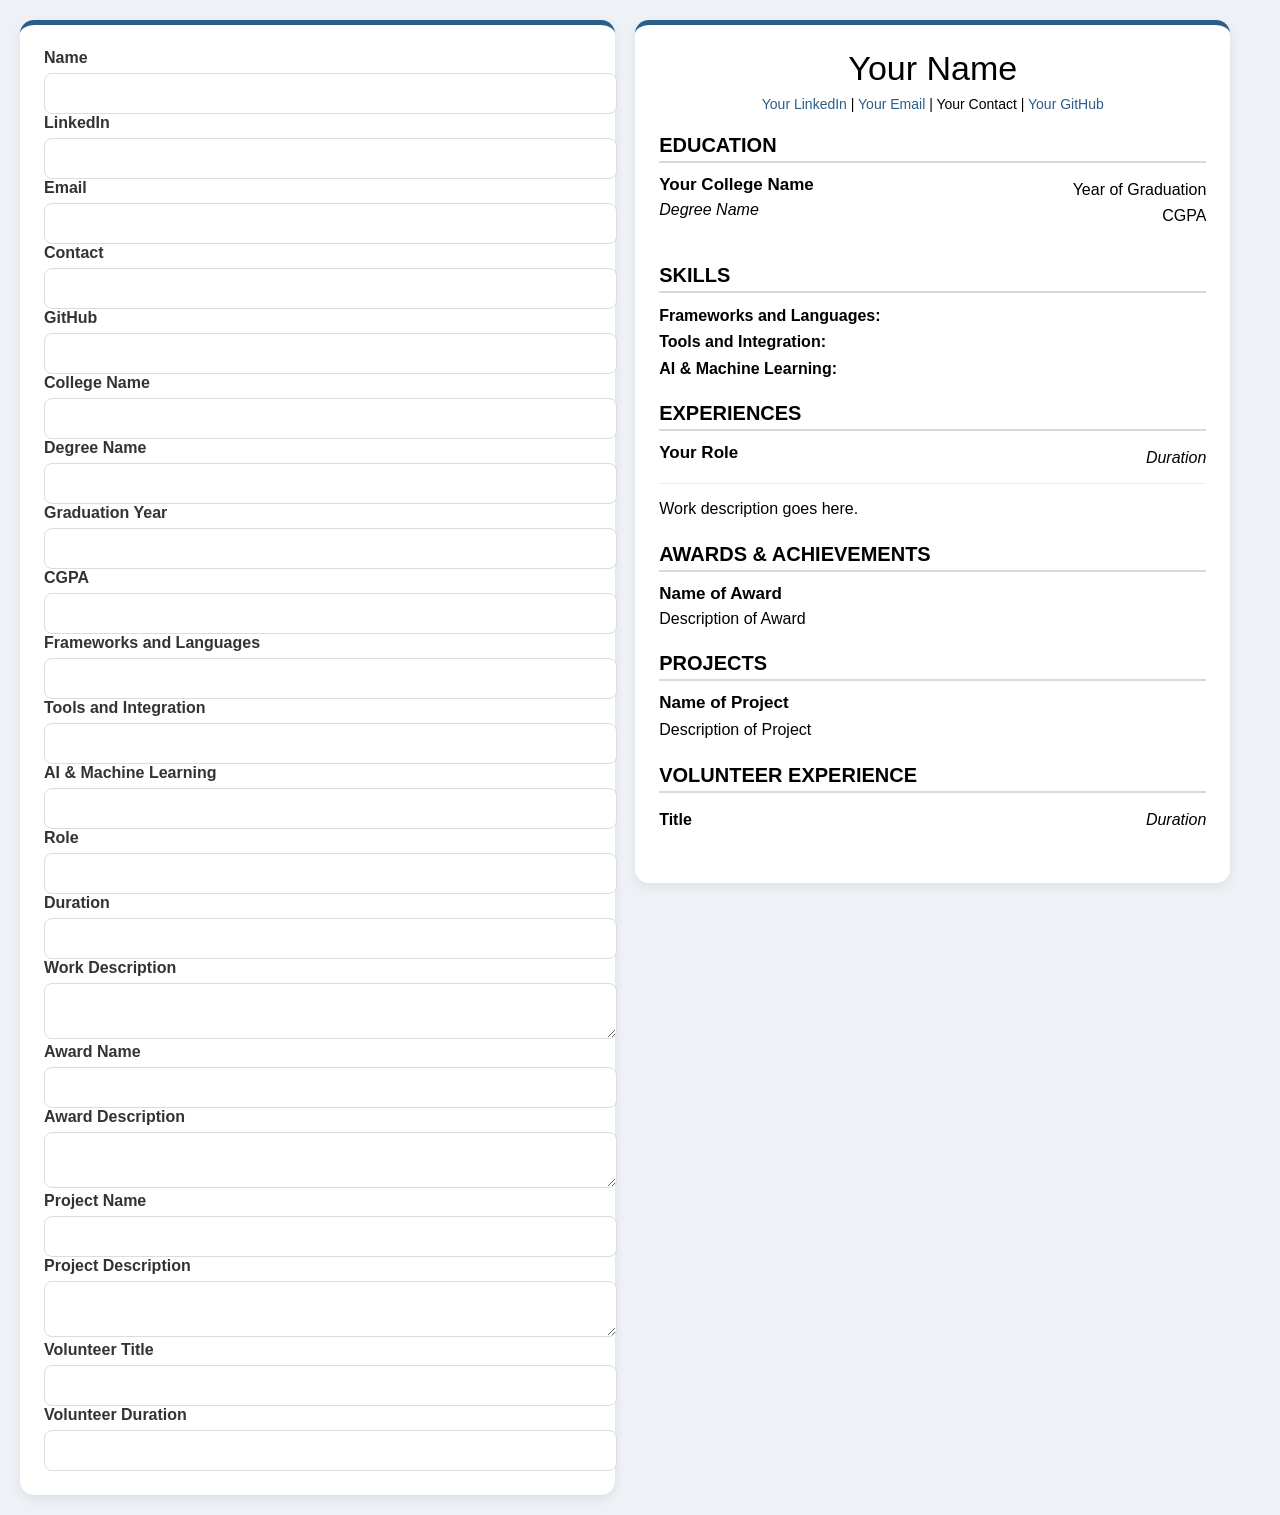
<file: index.html>
<!doctype html>
<html lang="en">
  <head>
    <meta charset="UTF-8" />
    <meta name="viewport" content="width=device-width, initial-scale=1.0" />
    <title>Resume Builder</title>
    <link rel="stylesheet" href="styles.css" />
  </head>
  <body>
    <div class="container">
      <div class="form-section">
        <label for="nameInput">Name</label>
        <input type="text" id="nameInput" name="name" />

        <label for="linkedInInput">LinkedIn</label>
        <input type="text" id="linkedInInput" name="linkedin" />

        <label for="emailInput">Email</label>
        <input type="email" id="emailInput" name="email" />

        <label for="contactInput">Contact</label>
        <input type="text" id="contactInput" name="contact" />

        <label for="githubInput">GitHub</label>
        <input type="text" id="githubInput" name="github" />

        <label for="collegeInput">College Name</label>
        <input type="text" id="collegeInput" name="college" />

        <label for="degreeInput">Degree Name</label>
        <input type="text" id="degreeInput" name="degree" />

        <label for="gradYearInput">Graduation Year</label>
        <input type="text" id="gradYearInput" name="gradYear" />

        <label for="cgpaInput">CGPA</label>
        <input type="text" id="cgpaInput" name="cgpa" />

        <label for="languagesInput">Frameworks and Languages</label>
        <input type="text" id="languagesInput" name="languages" />

        <label for="toolsInput">Tools and Integration</label>
        <input type="text" id="toolsInput" name="tools" />

        <label for="aiInput">AI & Machine Learning</label>
        <input type="text" id="aiInput" name="ai" />

        <label for="roleInput">Role</label>
        <input type="text" id="roleInput" name="role" />

        <label for="durationInput">Duration</label>
        <input type="text" id="durationInput" name="duration" />

        <label for="descriptionInput">Work Description</label>
        <textarea id="descriptionInput" name="description"></textarea>

        <label for="awardInput">Award Name</label>
        <input type="text" id="awardInput" name="award" />

        <label for="awardDescriptionInput">Award Description</label>
        <textarea id="awardDescriptionInput" name="awardDescription"></textarea>

        <label for="projectInput">Project Name</label>
        <input type="text" id="projectInput" name="project" />

        <label for="projectDescriptionInput">Project Description</label>
        <textarea
          id="projectDescriptionInput"
          name="projectDescription"
        ></textarea>

        <label for="volunteerInput">Volunteer Title</label>
        <input type="text" id="volunteerInput" name="volunteer" />

        <label for="volunteerDurationInput">Volunteer Duration</label>
        <input
          type="text"
          id="volunteerDurationInput"
          name="volunteerDuration"
        />
      </div>

      <div class="resume-preview">
        <header>
          <h1 id="previewName">Your Name</h1>
          <div class="header_line">
            <a id="previewLinkedIn" href="#">Your LinkedIn</a> |
            <a id="previewEmail" href="#">Your Email</a> |
            <span id="previewContact">Your Contact</span> |
            <a id="previewGitHub" href="#">Your GitHub</a>
          </div>
        </header>

        <section id="educationSection">
          <h2>Education</h2>
          <div class="item">
            <div class="left">
              <h3 id="previewCollege">Your College Name</h3>
              <p><i id="previewDegree">Degree Name</i></p>
            </div>
            <div class="right">
              <p id="previewGradYear">Year of Graduation</p>
              <p id="previewCgpa">CGPA</p>
            </div>
          </div>
        </section>

        <section id="skillsSection">
          <h2>Skills</h2>
          <p>
            <b>Frameworks and Languages: </b><span id="previewLanguages"></span>
          </p>
          <p><b>Tools and Integration: </b><span id="previewTools"></span></p>
          <p><b>AI & Machine Learning: </b><span id="previewAI"></span></p>
        </section>

        <section id="experienceSection">
          <h2>Experiences</h2>
          <div class="item">
            <div class="left">
              <h3 id="previewRole">Your Role</h3>
            </div>
            <div class="right">
              <p><i id="previewDuration">Duration</i></p>
            </div>
          </div>
          <p id="previewDescription">Work description goes here.</p>
        </section>

        <section id="awardsSection">
          <h2>Awards & Achievements</h2>
          <h3 id="previewAward">Name of Award</h3>
          <p id="previewAwardDescription">Description of Award</p>
        </section>

        <section id="projectsSection">
          <h2>Projects</h2>
          <h3 id="previewProject">Name of Project</h3>
          <p id="previewProjectDescription">Description of Project</p>
        </section>

        <section id="volunteerSection">
          <h2>Volunteer Experience</h2>
          <div class="item">
            <div class="left">
              <p><b id="previewVolunteer">Title</b></p>
            </div>
            <div class="right">
              <p><i id="previewVolunteerDuration">Duration</i></p>
            </div>
          </div>
        </section>
      </div>
    </div>

    <script>
      const fields = [
        "name",
        "linkedIn",
        "email",
        "contact",
        "github",
        "college",
        "degree",
        "gradYear",
        "cgpa",
        "languages",
        "tools",
        "ai",
        "role",
        "duration",
        "description",
        "award",
        "awardDescription",
        "project",
        "projectDescription",
        "volunteer",
        "volunteerDuration",
      ];

      fields.forEach((field) => {
        const input = document.getElementById(field + "Input");
        if (input) {
          input.addEventListener("input", updatePreview);
        }
      });

      function updatePreview() {
        const get = (id) => (document.getElementById(id) || {}).value || "";

        document.getElementById("previewName").textContent =
          get("nameInput") || "Your Name";

        const liEl = document.getElementById("previewLinkedIn");
        liEl.textContent = get("linkedInInput") || "Your LinkedIn";
        liEl.href = get("linkedInInput")
          ? "https://" + get("linkedInInput").replace(/^https?:\/\//, "")
          : "#";

        const emailEl = document.getElementById("previewEmail");
        emailEl.textContent = get("emailInput") || "Your Email";
        emailEl.href = get("emailInput") ? "mailto:" + get("emailInput") : "#";

        document.getElementById("previewContact").textContent =
          get("contactInput") || "Your Contact";

        const ghEl = document.getElementById("previewGitHub");
        ghEl.textContent = get("githubInput") || "Your GitHub";
        ghEl.href = get("githubInput")
          ? "https://" + get("githubInput").replace(/^https?:\/\//, "")
          : "#";

        document.getElementById("previewCollege").textContent =
          get("collegeInput") || "Your College Name";
        document.getElementById("previewDegree").textContent =
          get("degreeInput") || "Degree Name";
        document.getElementById("previewGradYear").textContent =
          get("gradYearInput") || "Year of Graduation";
        document.getElementById("previewCgpa").textContent =
          get("cgpaInput") || "CGPA";

        document.getElementById("previewLanguages").textContent =
          get("languagesInput");
        document.getElementById("previewTools").textContent = get("toolsInput");
        document.getElementById("previewAI").textContent = get("aiInput");

        document.getElementById("previewRole").textContent =
          get("roleInput") || "Your Role";
        document.getElementById("previewDuration").textContent =
          get("durationInput") || "Duration";
        document.getElementById("previewDescription").textContent =
          get("descriptionInput") || "Work description goes here.";

        document.getElementById("previewAward").textContent =
          get("awardInput") || "Name of Award";
        document.getElementById("previewAwardDescription").textContent =
          get("awardDescriptionInput") || "Description of Award";

        document.getElementById("previewProject").textContent =
          get("projectInput") || "Name of Project";
        document.getElementById("previewProjectDescription").textContent =
          get("projectDescriptionInput") || "Description of Project";

        document.getElementById("previewVolunteer").textContent =
          get("volunteerInput") || "Title";
        document.getElementById("previewVolunteerDuration").textContent =
          get("volunteerDurationInput") || "Duration";
      }

      updatePreview();
    </script>
  </body>
</html>
</file>
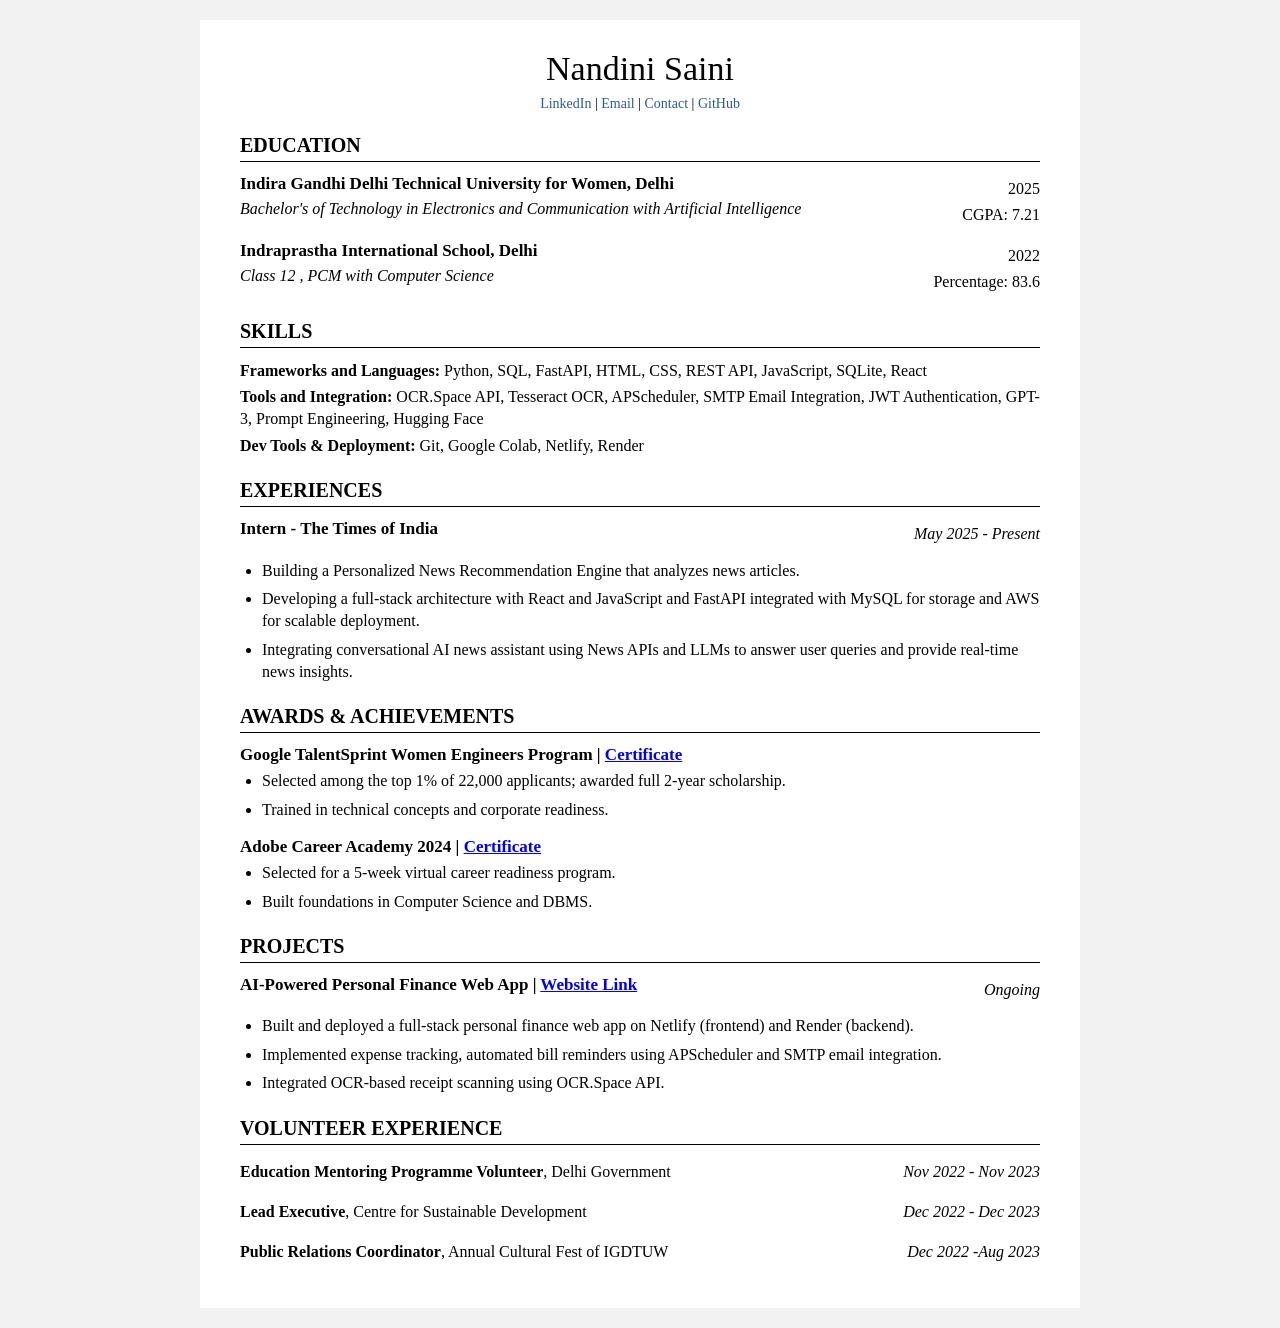
<file: basic_html.html>
<!--version: 1.0-->
<!--version: 2.0-->
<!doctype html>
<html lang="en">
  <head>
    <meta charset="UTF-8" />
    <meta name="viewport" content="width=device-width, initial-scale=1.0" />
    <title>Resume</title>
    <link rel="stylesheet" href="basic.css" />
  </head>
  <body>
    <div class="resume">
      <header>
        <h1>Nandini Saini</h1>

        <div class="header_line">
          <a href="#">LinkedIn</a> | <a href="#">Email</a> |
          <a href="#">Contact</a> |
          <a href="#">GitHub</a>
        </div>
      </header>

      <section>
        <h2>Education</h2>

        <div class="item">
          <div class="left">
            <h3>Indira Gandhi Delhi Technical University for Women, Delhi</h3>
            <p>
              <i
                >Bachelor's of Technology in Electronics and Communication with
                Artificial Intelligence</i
              >
            </p>
          </div>

          <div class="right">
            <p>2025</p>
            <p>CGPA: 7.21</p>
          </div>
        </div>

        <div class="item">
          <div class="left">
            <h3>Indraprastha International School, Delhi</h3>
            <p><i>Class 12 , PCM with Computer Science</i></p>
          </div>

          <div class="right">
            <p>2022</p>
            <p>Percentage: 83.6</p>
          </div>
        </div>
      </section>

      <section>
        <h2>Skills</h2>

        <p>
          <b>Frameworks and Languages:</b>
          Python, SQL, FastAPI, HTML, CSS, REST API, JavaScript, SQLite, React
        </p>

        <p>
          <b>Tools and Integration:</b>
          OCR.Space API, Tesseract OCR, APScheduler, SMTP Email Integration, JWT
          Authentication, GPT-3, Prompt Engineering, Hugging Face
        </p>

        <p>
          <b>Dev Tools & Deployment:</b>
          Git, Google Colab, Netlify, Render
        </p>
      </section>

      <section>
        <h2>Experiences</h2>

        <div class="item">
          <div class="left">
            <h3>Intern - The Times of India</h3>
          </div>

          <div class="right">
            <p><i>May 2025 - Present</i></p>
          </div>
        </div>

        <ul>
          <li>
            Building a Personalized News Recommendation Engine that analyzes
            news articles.
          </li>

          <li>
            Developing a full-stack architecture with React and JavaScript and
            FastAPI integrated with MySQL for storage and AWS for scalable
            deployment.
          </li>

          <li>
            Integrating conversational AI news assistant using News APIs and
            LLMs to answer user queries and provide real-time news insights.
          </li>
        </ul>
      </section>

      <section>
        <h2>Awards & Achievements</h2>

        <h3>
          Google TalentSprint Women Engineers Program |
          <a href="#">Certificate</a>
        </h3>

        <ul>
          <li>
            Selected among the top 1% of 22,000 applicants; awarded full 2-year
            scholarship.
          </li>

          <li>Trained in technical concepts and corporate readiness.</li>
        </ul>

        <h3>
          Adobe Career Academy 2024 |
          <a href="#">Certificate</a>
        </h3>

        <ul>
          <li>Selected for a 5-week virtual career readiness program.</li>

          <li>Built foundations in Computer Science and DBMS.</li>
        </ul>
      </section>

      <section>
        <h2>Projects</h2>

        <div class="item">
          <div class="left">
            <h3>
              AI-Powered Personal Finance Web App |
              <a href="#">Website Link</a>
            </h3>
          </div>

          <div class="right">
            <p><i>Ongoing</i></p>
          </div>
        </div>

        <ul>
          <li>
            Built and deployed a full-stack personal finance web app on Netlify
            (frontend) and Render (backend).
          </li>

          <li>
            Implemented expense tracking, automated bill reminders using
            APScheduler and SMTP email integration.
          </li>

          <li>Integrated OCR-based receipt scanning using OCR.Space API.</li>
        </ul>
      </section>

      <section>
        <h2>Volunteer Experience</h2>

        <div class="item">
          <div class="left">
            <p>
              <b>Education Mentoring Programme Volunteer</b>, Delhi Government
            </p>
          </div>

          <div class="right">
            <p><i>Nov 2022 - Nov 2023</i></p>
          </div>
        </div>

        <div class="item">
          <div class="left">
            <p><b>Lead Executive</b>, Centre for Sustainable Development</p>
          </div>

          <div class="right">
            <p><i>Dec 2022 - Dec 2023</i></p>
          </div>
        </div>

        <div class="item">
          <div class="left">
            <p>
              <b>Public Relations Coordinator</b>, Annual Cultural Fest of
              IGDTUW
            </p>
          </div>

          <div class="right">
            <p><i>Dec 2022 -Aug 2023</i></p>
          </div>
        </div>
      </section>
    </div>
  </body>
</html>
</file>
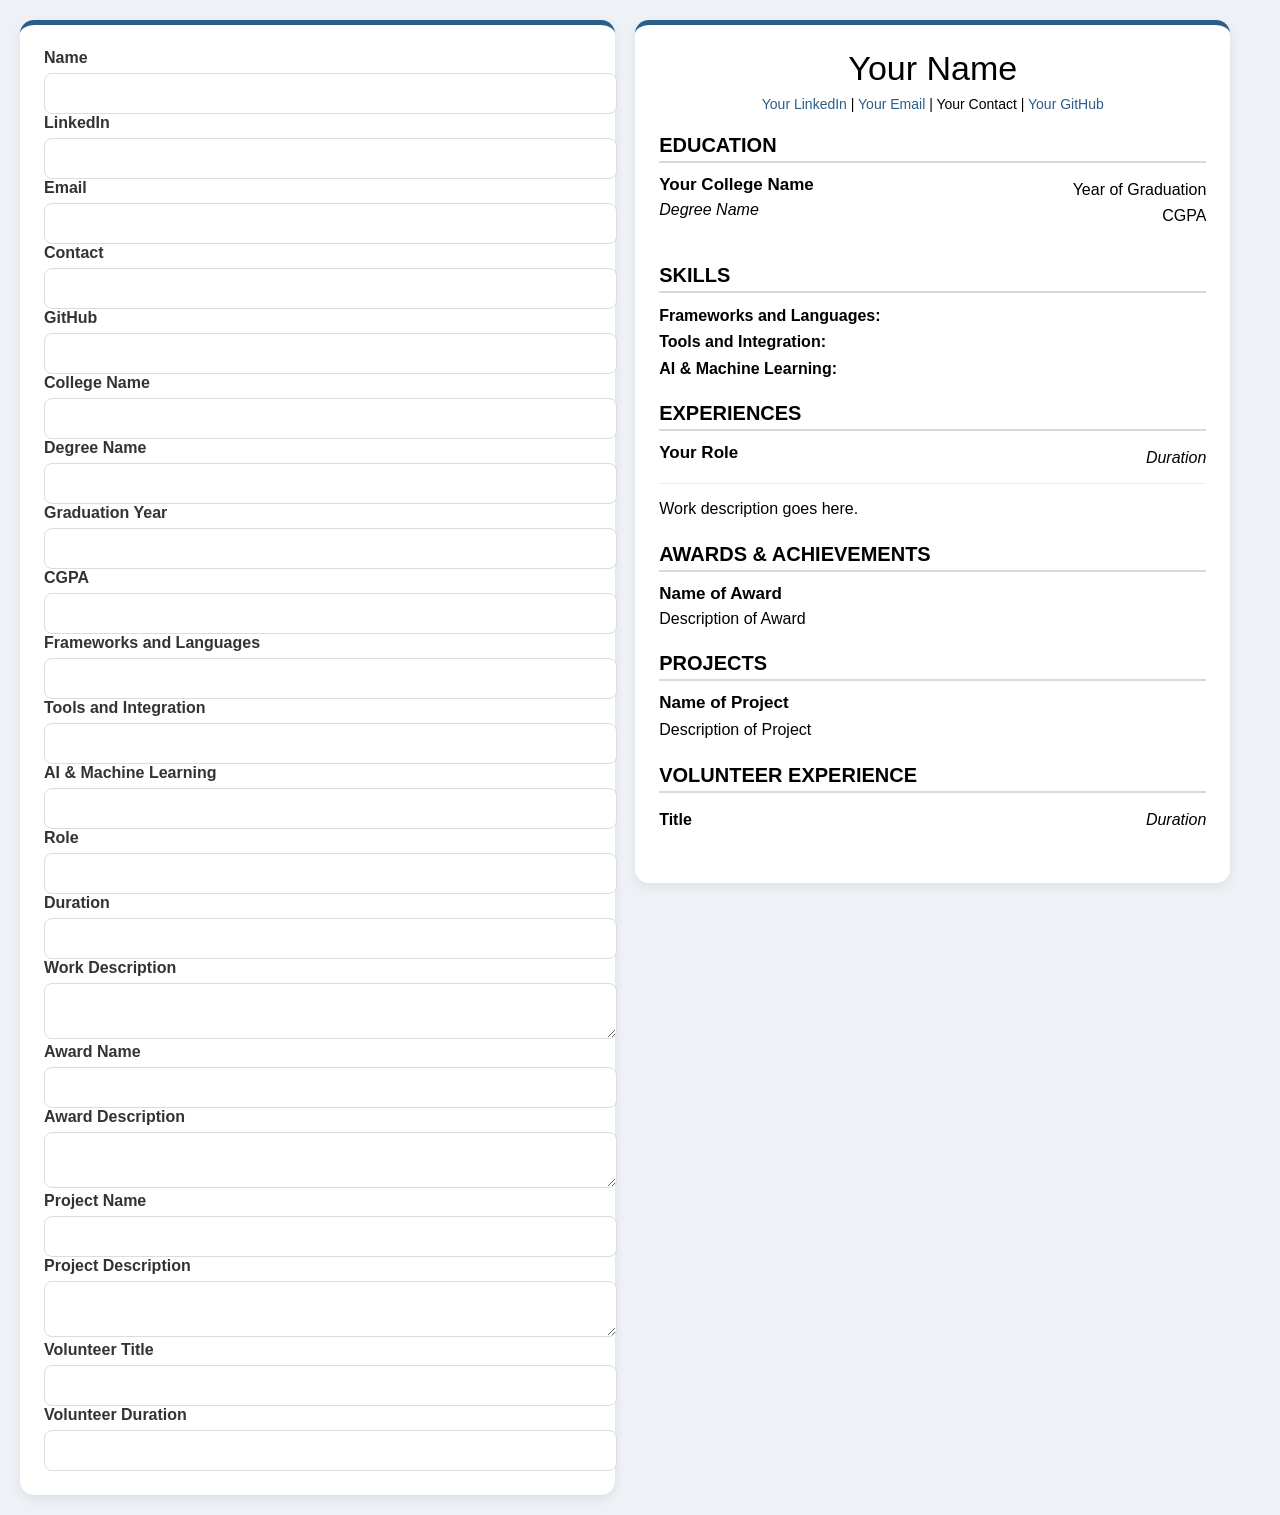
<file: resume_builder.html>
<!doctype html>
<html lang="en">
  <head>
    <meta charset="UTF-8" />
    <meta name="viewport" content="width=device-width, initial-scale=1.0" />
    <title>Resume Builder</title>
    <link rel="stylesheet" href="style.css" />
  </head>
  <body>
    <div class="container">
      <div class="form-section">
        <label for="nameInput">Name</label>
        <input type="text" id="nameInput" name="name" />

        <label for="linkedInInput">LinkedIn</label>
        <input type="text" id="linkedInInput" name="linkedin" />

        <label for="emailInput">Email</label>
        <input type="email" id="emailInput" name="email" />

        <label for="contactInput">Contact</label>
        <input type="text" id="contactInput" name="contact" />

        <label for="githubInput">GitHub</label>
        <input type="text" id="githubInput" name="github" />

        <label for="collegeInput">College Name</label>
        <input type="text" id="collegeInput" name="college" />

        <label for="degreeInput">Degree Name</label>
        <input type="text" id="degreeInput" name="degree" />

        <label for="gradYearInput">Graduation Year</label>
        <input type="text" id="gradYearInput" name="gradYear" />

        <label for="cgpaInput">CGPA</label>
        <input type="text" id="cgpaInput" name="cgpa" />

        <label for="languagesInput">Frameworks and Languages</label>
        <input type="text" id="languagesInput" name="languages" />

        <label for="toolsInput">Tools and Integration</label>
        <input type="text" id="toolsInput" name="tools" />

        <label for="aiInput">AI & Machine Learning</label>
        <input type="text" id="aiInput" name="ai" />

        <label for="roleInput">Role</label>
        <input type="text" id="roleInput" name="role" />

        <label for="durationInput">Duration</label>
        <input type="text" id="durationInput" name="duration" />

        <label for="descriptionInput">Work Description</label>
        <textarea id="descriptionInput" name="description"></textarea>

        <label for="awardInput">Award Name</label>
        <input type="text" id="awardInput" name="award" />

        <label for="awardDescriptionInput">Award Description</label>
        <textarea id="awardDescriptionInput" name="awardDescription"></textarea>

        <label for="projectInput">Project Name</label>
        <input type="text" id="projectInput" name="project" />

        <label for="projectDescriptionInput">Project Description</label>
        <textarea
          id="projectDescriptionInput"
          name="projectDescription"
        ></textarea>

        <label for="volunteerInput">Volunteer Title</label>
        <input type="text" id="volunteerInput" name="volunteer" />

        <label for="volunteerDurationInput">Volunteer Duration</label>
        <input
          type="text"
          id="volunteerDurationInput"
          name="volunteerDuration"
        />
      </div>

      <div class="resume-preview">
        <header>
          <h1 id="previewName">Your Name</h1>
          <div class="header_line">
            <a id="previewLinkedIn" href="#">Your LinkedIn</a> |
            <a id="previewEmail" href="#">Your Email</a> |
            <span id="previewContact">Your Contact</span> |
            <a id="previewGitHub" href="#">Your GitHub</a>
          </div>
        </header>

        <section id="educationSection">
          <h2>Education</h2>
          <div class="item">
            <div class="left">
              <h3 id="previewCollege">Your College Name</h3>
              <p><i id="previewDegree">Degree Name</i></p>
            </div>
            <div class="right">
              <p id="previewGradYear">Year of Graduation</p>
              <p id="previewCgpa">CGPA</p>
            </div>
          </div>
        </section>

        <section id="skillsSection">
          <h2>Skills</h2>
          <p>
            <b>Frameworks and Languages: </b><span id="previewLanguages"></span>
          </p>
          <p><b>Tools and Integration: </b><span id="previewTools"></span></p>
          <p><b>AI & Machine Learning: </b><span id="previewAI"></span></p>
        </section>

        <section id="experienceSection">
          <h2>Experiences</h2>
          <div class="item">
            <div class="left">
              <h3 id="previewRole">Your Role</h3>
            </div>
            <div class="right">
              <p><i id="previewDuration">Duration</i></p>
            </div>
          </div>
          <p id="previewDescription">Work description goes here.</p>
        </section>

        <section id="awardsSection">
          <h2>Awards & Achievements</h2>
          <h3 id="previewAward">Name of Award</h3>
          <p id="previewAwardDescription">Description of Award</p>
        </section>

        <section id="projectsSection">
          <h2>Projects</h2>
          <h3 id="previewProject">Name of Project</h3>
          <p id="previewProjectDescription">Description of Project</p>
        </section>

        <section id="volunteerSection">
          <h2>Volunteer Experience</h2>
          <div class="item">
            <div class="left">
              <p><b id="previewVolunteer">Title</b></p>
            </div>
            <div class="right">
              <p><i id="previewVolunteerDuration">Duration</i></p>
            </div>
          </div>
        </section>
      </div>
    </div>

    <script>
      const fields = [
        "name",
        "linkedIn",
        "email",
        "contact",
        "github",
        "college",
        "degree",
        "gradYear",
        "cgpa",
        "languages",
        "tools",
        "ai",
        "role",
        "duration",
        "description",
        "award",
        "awardDescription",
        "project",
        "projectDescription",
        "volunteer",
        "volunteerDuration",
      ];

      fields.forEach((field) => {
        const input = document.getElementById(field + "Input");
        if (input) {
          input.addEventListener("input", updatePreview);
        }
      });

      function updatePreview() {
        const get = (id) => (document.getElementById(id) || {}).value || "";

        document.getElementById("previewName").textContent =
          get("nameInput") || "Your Name";

        const liEl = document.getElementById("previewLinkedIn");
        liEl.textContent = get("linkedInInput") || "Your LinkedIn";
        liEl.href = get("linkedInInput")
          ? "https://" + get("linkedInInput").replace(/^https?:\/\//, "")
          : "#";

        const emailEl = document.getElementById("previewEmail");
        emailEl.textContent = get("emailInput") || "Your Email";
        emailEl.href = get("emailInput") ? "mailto:" + get("emailInput") : "#";

        document.getElementById("previewContact").textContent =
          get("contactInput") || "Your Contact";

        const ghEl = document.getElementById("previewGitHub");
        ghEl.textContent = get("githubInput") || "Your GitHub";
        ghEl.href = get("githubInput")
          ? "https://" + get("githubInput").replace(/^https?:\/\//, "")
          : "#";

        document.getElementById("previewCollege").textContent =
          get("collegeInput") || "Your College Name";
        document.getElementById("previewDegree").textContent =
          get("degreeInput") || "Degree Name";
        document.getElementById("previewGradYear").textContent =
          get("gradYearInput") || "Year of Graduation";
        document.getElementById("previewCgpa").textContent =
          get("cgpaInput") || "CGPA";

        document.getElementById("previewLanguages").textContent =
          get("languagesInput");
        document.getElementById("previewTools").textContent = get("toolsInput");
        document.getElementById("previewAI").textContent = get("aiInput");

        document.getElementById("previewRole").textContent =
          get("roleInput") || "Your Role";
        document.getElementById("previewDuration").textContent =
          get("durationInput") || "Duration";
        document.getElementById("previewDescription").textContent =
          get("descriptionInput") || "Work description goes here.";

        document.getElementById("previewAward").textContent =
          get("awardInput") || "Name of Award";
        document.getElementById("previewAwardDescription").textContent =
          get("awardDescriptionInput") || "Description of Award";

        document.getElementById("previewProject").textContent =
          get("projectInput") || "Name of Project";
        document.getElementById("previewProjectDescription").textContent =
          get("projectDescriptionInput") || "Description of Project";

        document.getElementById("previewVolunteer").textContent =
          get("volunteerInput") || "Title";
        document.getElementById("previewVolunteerDuration").textContent =
          get("volunteerDurationInput") || "Duration";
      }

      updatePreview();
    </script>
  </body>
</html>
</file>
<file: styles.css>
body {
  background: #eef2f7;
  padding: 20px;
  margin: 0;
  font-family: "Segoe UI", sans-serif;
}

.container {
  display: flex;
  gap: 20px;
  align-items: flex-start;
}

.form-section,
.resume-preview {
  width: 48%;
  background: white;
  padding: 24px;
  border-radius: 14px;
  box-sizing: border-box;
  border-top: 5px solid #2b5d8a;
  box-shadow: 0 4px 12px rgba(0, 0, 0, 0.08);
}

.resume-preview {
  position: sticky;
  top: 20px;
}

input,
textarea {
  width: 100%;
  padding: 12px;
  border: 1px solid #dcdcdc;
  border-radius: 8px;
  outline: none;
  transition: 0.2s ease;
}
textarea {
  resize: vertical;
}

input:focus,
textarea:focus {
  border-color: #2b5d8a;
  box-shadow: 0 0 0 3px rgba(43, 93, 138, 0.15);
}

header {
  text-align: center;
  margin-bottom: 20px;
}

header h1 {
  margin: 0;
  font-size: 34px;
  font-weight: normal;
}

.header_line {
  margin-top: 8px;
  font-size: 14px;
}

.header_line a {
  text-decoration: none;
  color: #2b5d8a;
}

section {
  margin-top: 22px;
}

section h2 {
  font-size: 20px;
  border-bottom: 2px solid #d9d9d9;
  padding-bottom: 4px;
  margin-bottom: 12px;
  text-transform: uppercase;
}

.item {
  display: flex;
  justify-content: space-between;
  align-items: flex-start;
  gap: 20px;
  margin-bottom: 14px;
  flex-wrap: nowrap;
}

h3 {
  margin: 0;
  font-size: 17px;
}

p {
  margin: 4px 0;
  line-height: 1.4;
}

.resume-preview .item {
  padding-bottom: 10px;
  border-bottom: 1px solid #eee;
}

.resume-preview .item:last-child {
  border-bottom: none;
}

.left {
  flex: 1;
}

.right {
  text-align: right;
  min-width: 140px;
}

#previewDescription,
#previewProjectDescription {
  width: 100%;
  margin-top: 6px;
}
button {
  padding: 12px 18px;
  background: #2b5d8a;
  color: white;
  font-weight: 600;
  border: none;
  border-radius: 8px;
  cursor: pointer;
  margin-top: 10px;
  transition: 0.2s ease;
}

button:hover {
  transform: translateY(-1px);
  background: #1f4c73;
}
label {
  display: block;
  margin-bottom: 6px;
  font-weight: 600;
  color: #333;
}
* {
  transition: all 0.2s ease;
}

@media (max-width: 900px) {
  .container {
    flex-direction: column;
  }

  .form-section,
  .resume-preview {
    width: 100%;
  }
}
</file>
<file: basic.css>
body {
  margin: 0;
  padding: 20px;
  background: #f2f2f2;
  font-family: "Times New Roman", serif;
}

.resume {
  width: 800px;
  margin: auto;
  background: white;
  padding: 30px 40px;
  color: #000;
}

header {
  text-align: center;
  margin-bottom: 20px;
}

header h1 {
  margin: 0;
  font-size: 34px;
  font-weight: normal;
}

.header_line {
  margin-top: 8px;
  font-size: 14px;
}

.header_line a {
  text-decoration: none;
  color: #2b5d8a;
}

section {
  margin-top: 22px;
}

section h2 {
  font-size: 20px;
  border-bottom: 1px solid #000;
  padding-bottom: 4px;
  margin-bottom: 12px;
  text-transform: uppercase;
}

.item {
  display: flex;
  justify-content: space-between;
  margin-bottom: 10px;
}

.right {
  text-align: right;
  min-width: 140px;
}

ul {
  margin-top: 5px;
  padding-left: 22px;
}

li {
  margin-bottom: 6px;
  line-height: 1.4;
}

h3 {
  margin: 0;
  font-size: 17px;
}

p {
  margin: 4px 0;
  line-height: 1.4;
}
</file>
<file: style.css>
body {
  background: #eef2f7;
  padding: 20px;
  margin: 0;
  font-family: "Segoe UI", sans-serif;
}

.container {
  display: flex;
  gap: 20px;
  align-items: flex-start;
}

.form-section,
.resume-preview {
  width: 48%;
  background: white;
  padding: 24px;
  border-radius: 14px;
  box-sizing: border-box;
  border-top: 5px solid #2b5d8a;
  box-shadow: 0 4px 12px rgba(0, 0, 0, 0.08);
}

.resume-preview {
  position: sticky;
  top: 20px;
}

input,
textarea {
  width: 100%;
  padding: 12px;
  border: 1px solid #dcdcdc;
  border-radius: 8px;
  outline: none;
  transition: 0.2s ease;
}
textarea {
  resize: vertical;
}

input:focus,
textarea:focus {
  border-color: #2b5d8a;
  box-shadow: 0 0 0 3px rgba(43, 93, 138, 0.15);
}

header {
  text-align: center;
  margin-bottom: 20px;
}

header h1 {
  margin: 0;
  font-size: 34px;
  font-weight: normal;
}

.header_line {
  margin-top: 8px;
  font-size: 14px;
}

.header_line a {
  text-decoration: none;
  color: #2b5d8a;
}

section {
  margin-top: 22px;
}

section h2 {
  font-size: 20px;
  border-bottom: 2px solid #d9d9d9;
  padding-bottom: 4px;
  margin-bottom: 12px;
  text-transform: uppercase;
}

.item {
  display: flex;
  justify-content: space-between;
  align-items: flex-start;
  gap: 20px;
  margin-bottom: 14px;
  flex-wrap: nowrap;
}

h3 {
  margin: 0;
  font-size: 17px;
}

p {
  margin: 4px 0;
  line-height: 1.4;
}

.resume-preview .item {
  padding-bottom: 10px;
  border-bottom: 1px solid #eee;
}

.resume-preview .item:last-child {
  border-bottom: none;
}

.left {
  flex: 1;
}

.right {
  text-align: right;
  min-width: 140px;
}

#previewDescription,
#previewProjectDescription {
  width: 100%;
  margin-top: 6px;
}
button {
  padding: 12px 18px;
  background: #2b5d8a;
  color: white;
  font-weight: 600;
  border: none;
  border-radius: 8px;
  cursor: pointer;
  margin-top: 10px;
  transition: 0.2s ease;
}

button:hover {
  transform: translateY(-1px);
  background: #1f4c73;
}
label {
  display: block;
  margin-bottom: 6px;
  font-weight: 600;
  color: #333;
}
* {
  transition: all 0.2s ease;
}

@media (max-width: 900px) {
  .container {
    flex-direction: column;
  }

  .form-section,
  .resume-preview {
    width: 100%;
  }
}
</file>
